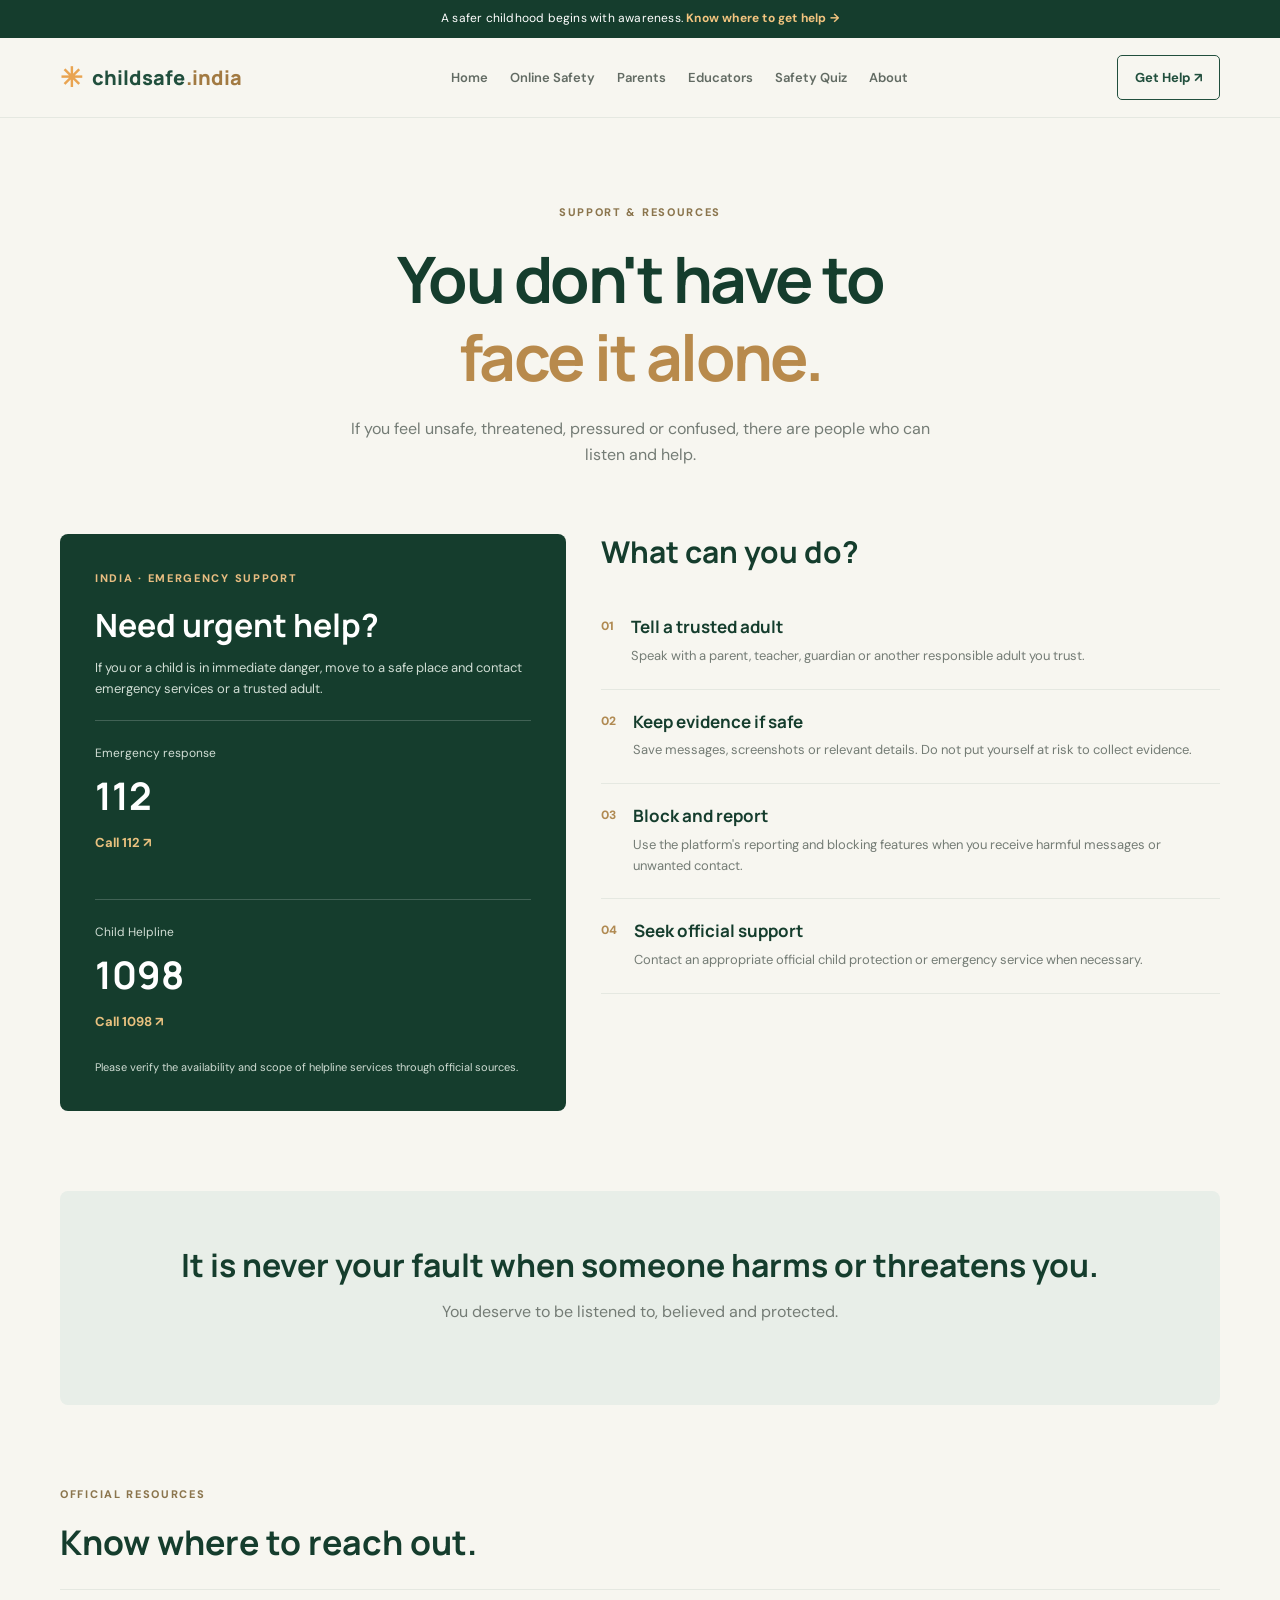
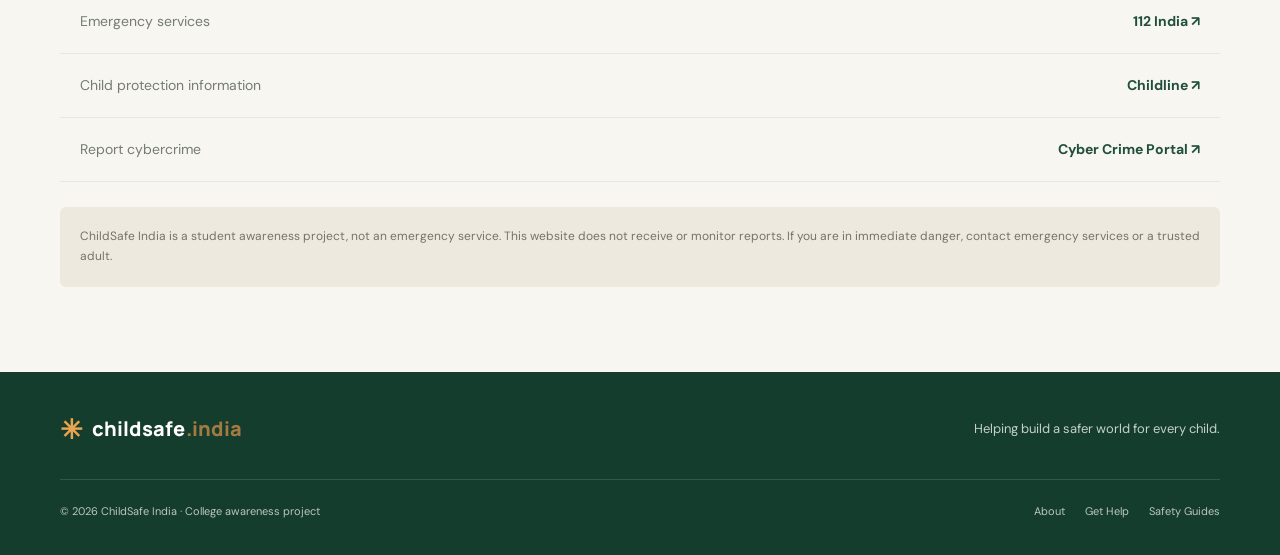
<file: help.html>
<!DOCTYPE html>
<html lang="en">
<head>
<meta charset="UTF-8">
<meta name="viewport" content="width=device-width, initial-scale=1.0">
<title>Get Help | ChildSafe India</title>
<link href="https://fonts.googleapis.com/css2?family=DM+Sans:wght@400;500;600;700&family=Manrope:wght@400;500;600;700;800&display=swap" rel="stylesheet">
<link rel="stylesheet" href="style.css">
</head>
<body>
<div class="announcement">A safer childhood begins with awareness. <a href="help.html">Know where to get help →</a></div>
<header class="navbar">
<a class="brand" href="index.html"><span class="brand-icon">✳</span> childsafe<span class="brand-india">.india</span></a>
<button class="menu-toggle" aria-label="Toggle navigation" aria-expanded="false">☰</button>
<nav class="nav-links"><a href="index.html">Home</a><a href="safety.html">Online Safety</a><a href="parents.html">Parents</a><a href="teachers.html">Educators</a><a href="quiz.html">Safety Quiz</a><a href="about.html">About</a></nav>
<a class="nav-cta" href="help.html">Get Help ↗</a>
</header>

<main>
<section class="page-hero section-wrap">
<span class="eyebrow">SUPPORT & RESOURCES</span>
<h1>You don't have to<br><span>face it alone.</span></h1>
<p>If you feel unsafe, threatened, pressured or confused, there are people who can listen and help.</p>
</section>

<section class="help-main section-wrap">
<div class="help-emergency">
<span class="eyebrow">INDIA · EMERGENCY SUPPORT</span>
<h2>Need urgent help?</h2>
<p>If you or a child is in immediate danger, move to a safe place and contact emergency services or a trusted adult.</p>
<div class="helpline"><span>Emergency response</span><strong>112</strong><a href="tel:112">Call 112 ↗</a></div>
<div class="helpline"><span>Child Helpline</span><strong>1098</strong><a href="tel:1098">Call 1098 ↗</a></div>
<p class="help-small">Please verify the availability and scope of helpline services through official sources.</p>
</div>

<div class="help-instructions">
<h2>What can you do?</h2>
<div class="help-step"><span>01</span><div><h3>Tell a trusted adult</h3><p>Speak with a parent, teacher, guardian or another responsible adult you trust.</p></div></div>
<div class="help-step"><span>02</span><div><h3>Keep evidence if safe</h3><p>Save messages, screenshots or relevant details. Do not put yourself at risk to collect evidence.</p></div></div>
<div class="help-step"><span>03</span><div><h3>Block and report</h3><p>Use the platform's reporting and blocking features when you receive harmful messages or unwanted contact.</p></div></div>
<div class="help-step"><span>04</span><div><h3>Seek official support</h3><p>Contact an appropriate official child protection or emergency service when necessary.</p></div></div>
</div>
</section>

<section class="safety-callout section-wrap">
<h2>It is never your fault when someone harms or threatens you.</h2>
<p>You deserve to be listened to, believed and protected.</p>
</section>

<section class="official-resources section-wrap">
<span class="eyebrow">OFFICIAL RESOURCES</span>
<h2>Know where to reach out.</h2>
<div class="resource-list">
<a href="https://112.gov.in/" target="_blank" rel="noopener noreferrer"><span>Emergency services</span><strong>112 India ↗</strong></a>
<a href="https://www.childlineindia.org/" target="_blank" rel="noopener noreferrer"><span>Child protection information</span><strong>Childline ↗</strong></a>
<a href="https://cybercrime.gov.in/" target="_blank" rel="noopener noreferrer"><span>Report cybercrime</span><strong>Cyber Crime Portal ↗</strong></a>
</div>
<p class="disclaimer">ChildSafe India is a student awareness project, not an emergency service. This website does not receive or monitor reports. If you are in immediate danger, contact emergency services or a trusted adult.</p>
</section>
</main>

<footer class="footer"><div class="footer-top"><a class="brand brand-footer" href="index.html"><span class="brand-icon">✳</span> childsafe<span class="brand-india">.india</span></a><p>Helping build a safer world for every child.</p></div><div class="footer-bottom"><span>© 2026 ChildSafe India · College awareness project</span><div><a href="about.html">About</a><a href="help.html">Get Help</a><a href="safety.html">Safety Guides</a></div></div></footer>
<script src="script.js"></script>
</body>
</html>
</file>
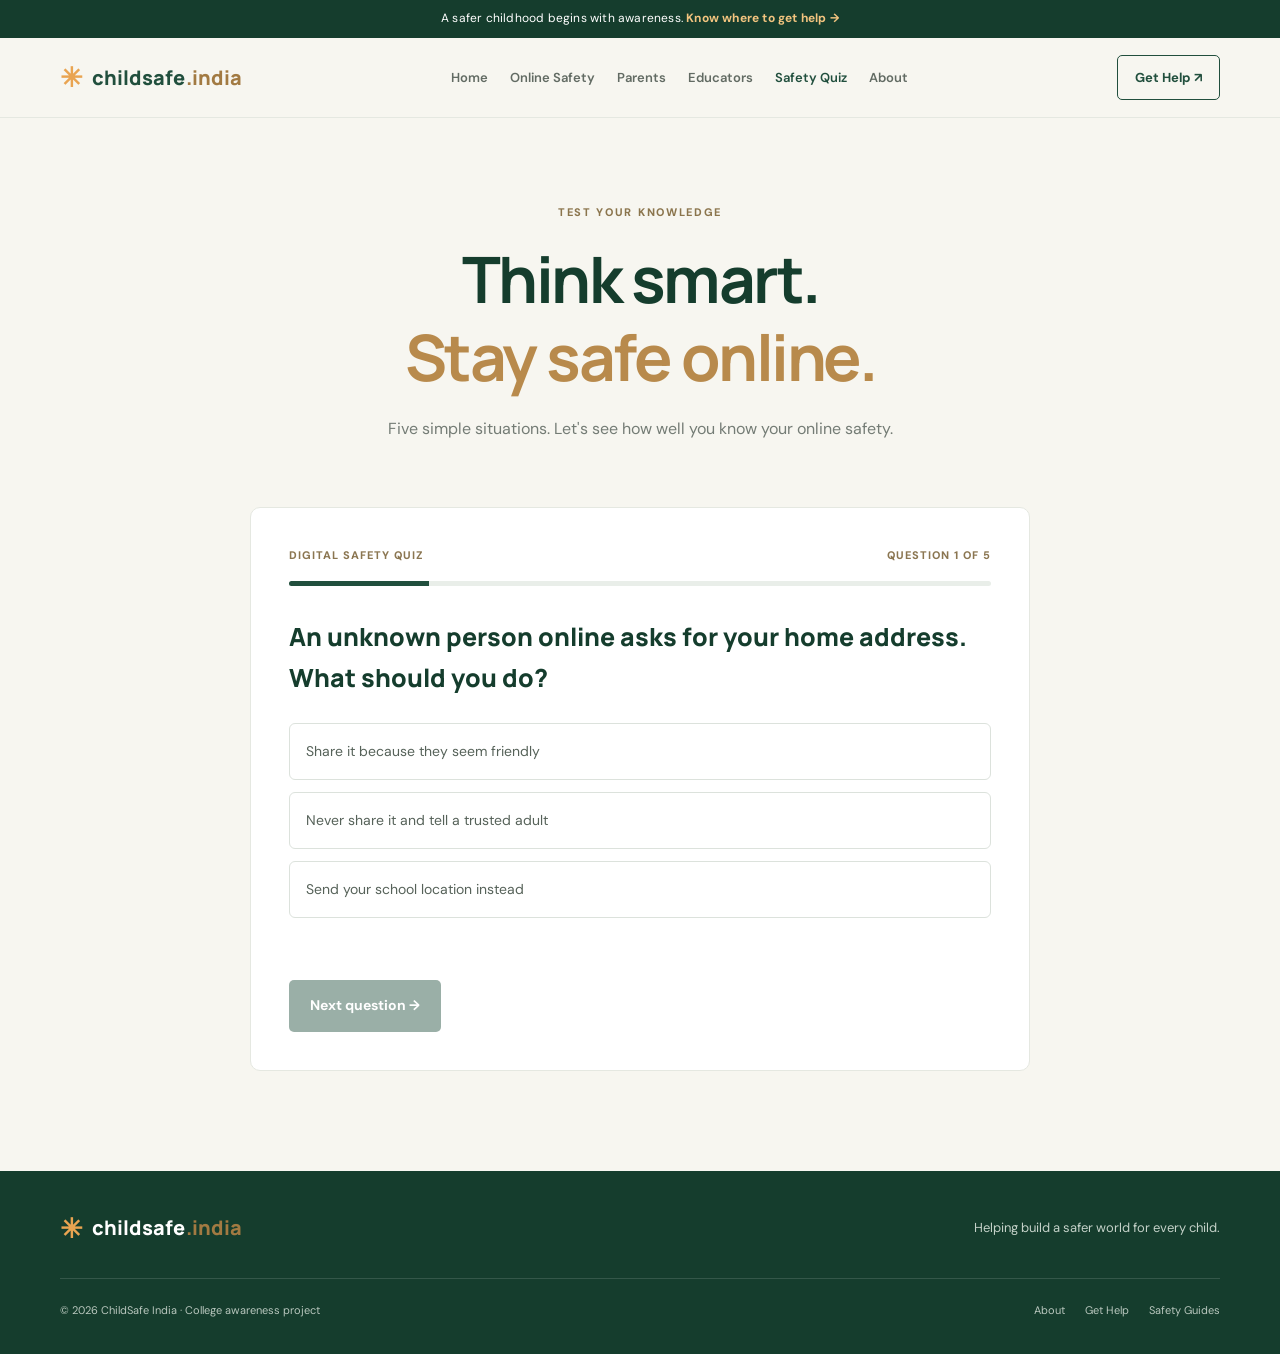
<file: quiz.html>
<!DOCTYPE html>
<html lang="en">
<head>
<meta charset="UTF-8">
<meta name="viewport" content="width=device-width, initial-scale=1.0">
<title>Safety Quiz | ChildSafe India</title>
<link href="https://fonts.googleapis.com/css2?family=DM+Sans:wght@400;500;600;700&family=Manrope:wght@400;500;600;700;800&display=swap" rel="stylesheet">
<link rel="stylesheet" href="style.css">
</head>
<body>
<div class="announcement">A safer childhood begins with awareness. <a href="help.html">Know where to get help →</a></div>
<header class="navbar">
<a class="brand" href="index.html"><span class="brand-icon">✳</span> childsafe<span class="brand-india">.india</span></a>
<button class="menu-toggle" aria-label="Toggle navigation" aria-expanded="false">☰</button>
<nav class="nav-links"><a href="index.html">Home</a><a href="safety.html">Online Safety</a><a href="parents.html">Parents</a><a href="teachers.html">Educators</a><a class="active" href="quiz.html">Safety Quiz</a><a href="about.html">About</a></nav>
<a class="nav-cta" href="help.html">Get Help ↗</a>
</header>

<main>
<section class="page-hero section-wrap quiz-page-heading">
<span class="eyebrow">TEST YOUR KNOWLEDGE</span>
<h1>Think smart.<br><span>Stay safe online.</span></h1>
<p>Five simple situations. Let's see how well you know your online safety.</p>
</section>

<section class="quiz-container section-wrap">
<div class="quiz-box" id="quizBox">
<div class="quiz-top">
<span class="quiz-label">DIGITAL SAFETY QUIZ</span>
<span id="quizProgressText">QUESTION 1 OF 5</span>
</div>
<div class="quiz-progress"><div id="quizProgress"></div></div>
<div id="quizContent">
<div class="quiz-question" id="questionText"></div>
<div class="quiz-options" id="options"></div>
<div class="quiz-feedback" id="feedback"></div>
<button class="btn btn-primary quiz-next" id="nextBtn" disabled>Next question →</button>
</div>
<div id="quizResult" class="quiz-result hidden">
<div class="result-icon">✓</div>
<span class="eyebrow">QUIZ COMPLETED</span>
<h2 id="resultTitle"></h2>
<p id="resultMessage"></p>
<div class="result-score" id="resultScore"></div>
<button class="btn btn-primary" id="restartBtn">Try again ↻</button>
<a class="text-link result-home" href="index.html">Back to home →</a>
</div>
</div>
</section>
</main>

<footer class="footer"><div class="footer-top"><a class="brand brand-footer" href="index.html"><span class="brand-icon">✳</span> childsafe<span class="brand-india">.india</span></a><p>Helping build a safer world for every child.</p></div><div class="footer-bottom"><span>© 2026 ChildSafe India · College awareness project</span><div><a href="about.html">About</a><a href="help.html">Get Help</a><a href="safety.html">Safety Guides</a></div></div></footer>
<script src="script.js"></script>
</body>
</html>
</file>
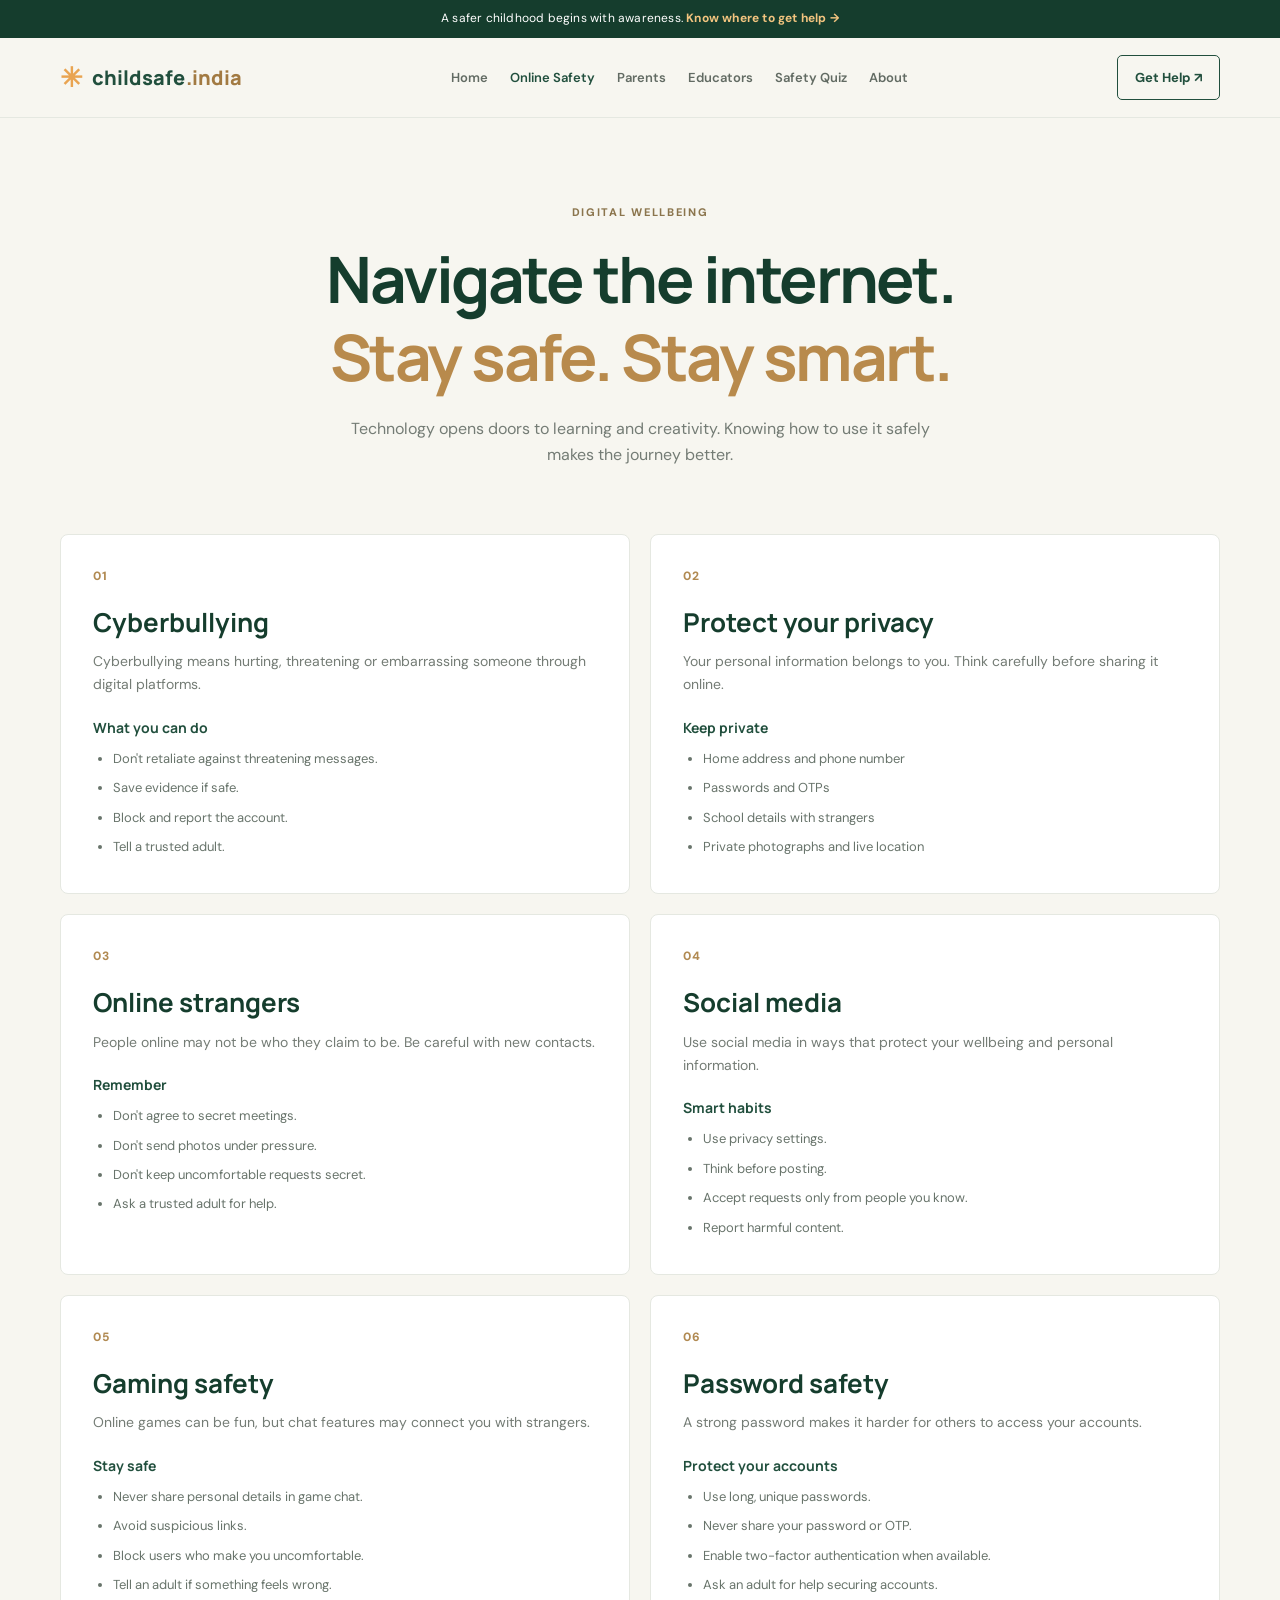
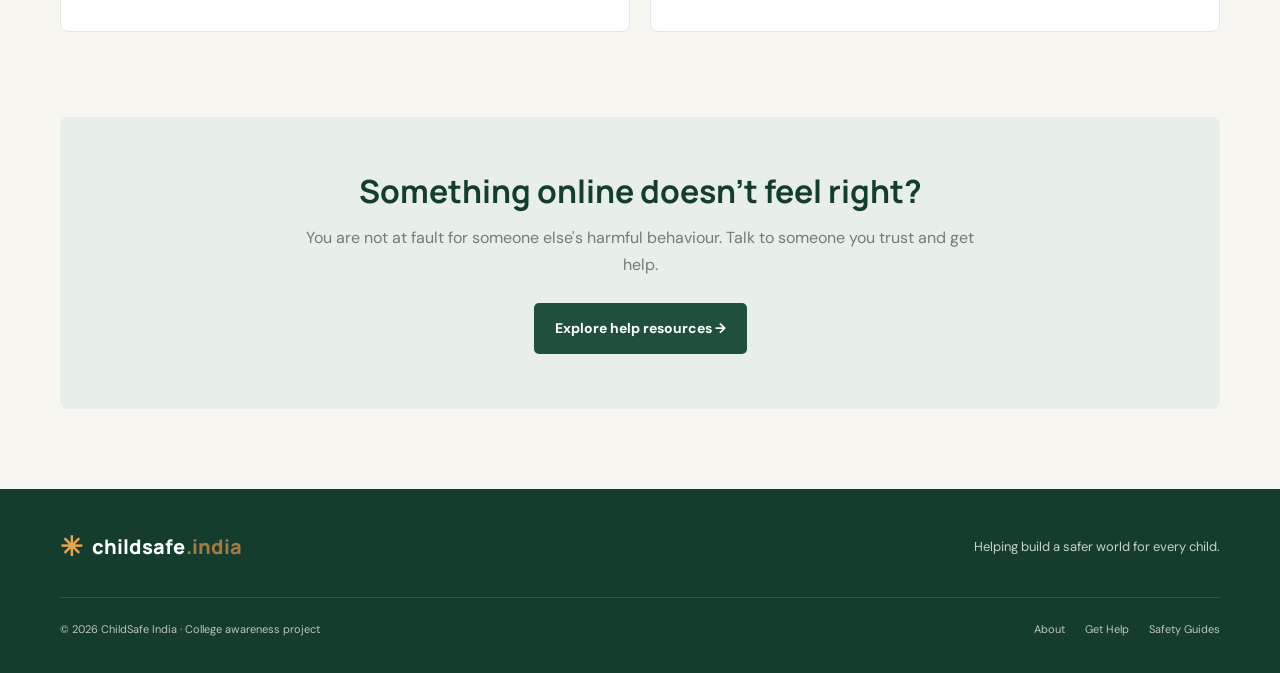
<file: safety.html>
<!DOCTYPE html>
<html lang="en">
<head>
<meta charset="UTF-8">
<meta name="viewport" content="width=device-width, initial-scale=1.0">
<title>Online Safety | ChildSafe India</title>
<link href="https://fonts.googleapis.com/css2?family=DM+Sans:wght@400;500;600;700&family=Manrope:wght@400;500;600;700;800&display=swap" rel="stylesheet">
<link rel="stylesheet" href="style.css">
</head>
<body>
<div class="announcement">A safer childhood begins with awareness. <a href="help.html">Know where to get help →</a></div>
<header class="navbar">
<a class="brand" href="index.html"><span class="brand-icon">✳</span> childsafe<span class="brand-india">.india</span></a>
<button class="menu-toggle" aria-label="Toggle navigation" aria-expanded="false">☰</button>
<nav class="nav-links">
<a href="index.html">Home</a><a class="active" href="safety.html">Online Safety</a><a href="parents.html">Parents</a><a href="teachers.html">Educators</a><a href="quiz.html">Safety Quiz</a><a href="about.html">About</a>
</nav>
<a class="nav-cta" href="help.html">Get Help ↗</a>
</header>

<main>
<section class="page-hero section-wrap">
<span class="eyebrow">DIGITAL WELLBEING</span>
<h1>Navigate the internet.<br><span>Stay safe. Stay smart.</span></h1>
<p>Technology opens doors to learning and creativity. Knowing how to use it safely makes the journey better.</p>
</section>

<section class="guide-grid section-wrap">
<article class="guide-card" id="cyberbullying">
<div class="guide-num">01</div>
<h2>Cyberbullying</h2>
<p>Cyberbullying means hurting, threatening or embarrassing someone through digital platforms.</p>
<h4>What you can do</h4>
<ul><li>Don't retaliate against threatening messages.</li><li>Save evidence if safe.</li><li>Block and report the account.</li><li>Tell a trusted adult.</li></ul>
</article>

<article class="guide-card" id="privacy">
<div class="guide-num">02</div>
<h2>Protect your privacy</h2>
<p>Your personal information belongs to you. Think carefully before sharing it online.</p>
<h4>Keep private</h4>
<ul><li>Home address and phone number</li><li>Passwords and OTPs</li><li>School details with strangers</li><li>Private photographs and live location</li></ul>
</article>

<article class="guide-card" id="strangers">
<div class="guide-num">03</div>
<h2>Online strangers</h2>
<p>People online may not be who they claim to be. Be careful with new contacts.</p>
<h4>Remember</h4>
<ul><li>Don't agree to secret meetings.</li><li>Don't send photos under pressure.</li><li>Don't keep uncomfortable requests secret.</li><li>Ask a trusted adult for help.</li></ul>
</article>

<article class="guide-card" id="social">
<div class="guide-num">04</div>
<h2>Social media</h2>
<p>Use social media in ways that protect your wellbeing and personal information.</p>
<h4>Smart habits</h4>
<ul><li>Use privacy settings.</li><li>Think before posting.</li><li>Accept requests only from people you know.</li><li>Report harmful content.</li></ul>
</article>

<article class="guide-card">
<div class="guide-num">05</div>
<h2>Gaming safety</h2>
<p>Online games can be fun, but chat features may connect you with strangers.</p>
<h4>Stay safe</h4>
<ul><li>Never share personal details in game chat.</li><li>Avoid suspicious links.</li><li>Block users who make you uncomfortable.</li><li>Tell an adult if something feels wrong.</li></ul>
</article>

<article class="guide-card">
<div class="guide-num">06</div>
<h2>Password safety</h2>
<p>A strong password makes it harder for others to access your accounts.</p>
<h4>Protect your accounts</h4>
<ul><li>Use long, unique passwords.</li><li>Never share your password or OTP.</li><li>Enable two-factor authentication when available.</li><li>Ask an adult for help securing accounts.</li></ul>
</article>
</section>

<section class="safety-callout section-wrap">
<h2>Something online doesn't feel right?</h2>
<p>You are not at fault for someone else's harmful behaviour. Talk to someone you trust and get help.</p>
<a href="help.html" class="btn btn-primary">Explore help resources →</a>
</section>
</main>

<footer class="footer">
<div class="footer-top"><a class="brand brand-footer" href="index.html"><span class="brand-icon">✳</span> childsafe<span class="brand-india">.india</span></a><p>Helping build a safer world for every child.</p></div>
<div class="footer-bottom"><span>© 2026 ChildSafe India · College awareness project</span><div><a href="about.html">About</a><a href="help.html">Get Help</a><a href="safety.html">Safety Guides</a></div></div>
</footer>
<script src="script.js"></script>
</body>
</html>
</file>
<file: style.css>
/* ===============================
   CHILDSAFE INDIA - MAIN DESIGN
================================ */

:root {
  --green: #214f3d;
  --green-dark: #153d2d;
  --green-light: #e9f0eb;
  --cream: #f7f6f0;
  --white: #ffffff;
  --orange: #e9a451;
  --text: #24332c;
  --muted: #747c75;
  --border: #e5e8e1;
  --font-heading: 'Manrope', sans-serif;
  --font-body: 'DM Sans', sans-serif;
}

* {
  margin: 0;
  padding: 0;
  box-sizing: border-box;
}

html {
  scroll-behavior: smooth;
}

body {
  background: var(--cream);
  color: var(--text);
  font-family: var(--font-body);
  line-height: 1.65;
}

img {
  width: 100%;
  display: block;
  object-fit: cover;
}

a {
  color: inherit;
  text-decoration: none;
}

button {
  font: inherit;
}

.section-wrap {
  width: min(1160px, calc(100% - 64px));
  margin: 0 auto;
}

/* Announcement bar */

.announcement {
  background: var(--green-dark);
  color: white;
  text-align: center;
  font-size: 12px;
  padding: 9px 15px;
  letter-spacing: 0.2px;
}

.announcement a {
  color: #f2c47f;
  font-weight: 700;
}

/* Navigation */

.navbar {
  min-height: 80px;
  padding: 0 max(32px, calc((100% - 1160px) / 2));
  display: flex;
  align-items: center;
  justify-content: space-between;
  gap: 25px;
  background: var(--cream);
  border-bottom: 1px solid var(--border);
  position: sticky;
  top: 0;
  z-index: 100;
}

.brand {
  display: inline-flex;
  align-items: center;
  gap: 9px;
  font-family: var(--font-heading);
  font-size: 20px;
  font-weight: 800;
  color: var(--green);
  white-space: nowrap;
}

.brand-icon {
  font-size: 27px;
  color: var(--orange);
}

.brand-india {
  color: #a27a42;
  margin-left: -8px;
}

.nav-links {
  display: flex;
  align-items: center;
  gap: 22px;
}

.nav-links a {
  font-size: 13px;
  font-weight: 600;
  color: #626b63;
  transition: 0.2s;
}

.nav-links a:hover,
.nav-links a.active {
  color: var(--green);
}

.nav-cta {
  border: 1px solid var(--green);
  padding: 11px 17px;
  border-radius: 5px;
  color: var(--green);
  font-weight: 700;
  font-size: 13px;
  white-space: nowrap;
  transition: 0.2s;
}

.nav-cta:hover {
  background: var(--green);
  color: white;
}

.menu-toggle {
  display: none;
  border: 0;
  background: none;
  color: var(--green);
  font-size: 24px;
  cursor: pointer;
}

/* Buttons */

.btn {
  display: inline-flex;
  align-items: center;
  justify-content: center;
  gap: 12px;
  padding: 13px 20px;
  font-size: 14px;
  font-weight: 700;
  border-radius: 5px;
  border: 1px solid transparent;
  transition: transform 0.2s, background 0.2s;
  cursor: pointer;
}

.btn:hover {
  transform: translateY(-2px);
}

.btn-primary {
  background: var(--green);
  color: white;
}

.btn-primary:hover {
  background: var(--green-dark);
}

.btn-outline {
  border-color: #ccd4cd;
  color: var(--green);
  background: transparent;
}

.btn-light {
  background: var(--cream);
  color: var(--green);
}

.text-link {
  display: inline-flex;
  gap: 10px;
  align-items: center;
  font-weight: 700;
  font-size: 14px;
  color: var(--green);
}

/* Hero */

.hero {
  display: grid;
  grid-template-columns: 1.05fr 0.95fr;
  gap: 70px;
  align-items: center;
  padding-top: 78px;
  padding-bottom: 82px;
}

.hero-content {
  max-width: 560px;
}

.eyebrow {
  color: #8b754d;
  letter-spacing: 1.7px;
  font-size: 11px;
  font-weight: 800;
  display: block;
  margin-bottom: 19px;
}

.dot {
  width: 7px;
  height: 7px;
  background: var(--orange);
  border-radius: 50%;
  display: inline-block;
  margin-right: 7px;
  vertical-align: middle;
}

h1,
h2,
h3,
h4 {
  font-family: var(--font-heading);
  line-height: 1.22;
}

.hero h1 {
  font-size: clamp(42px, 5vw, 67px);
  letter-spacing: -3px;
  font-weight: 800;
  color: var(--green-dark);
}

.hero h1 span,
.page-hero h1 span,
.intro h2 span,
.section-heading h2 span {
  color: #b88a4c;
}

.hero-description {
  max-width: 490px;
  color: var(--muted);
  font-size: 16px;
  margin-top: 22px;
}

.hero-actions {
  display: flex;
  flex-wrap: wrap;
  gap: 12px;
  margin-top: 29px;
}

.hero-trust {
  display: flex;
  align-items: center;
  gap: 10px;
  margin-top: 30px;
}

.hero-trust p {
  color: var(--muted);
  font-size: 12px;
}

.trust-icon {
  background: var(--green-light);
  color: var(--green);
  width: 25px;
  height: 25px;
  border-radius: 50%;
  display: grid;
  place-items: center;
  font-size: 13px;
}

.hero-image {
  position: relative;
}

.hero-image > img {
  height: 500px;
  border-radius: 9px;
}

.image-note {
  position: absolute;
  left: -28px;
  bottom: 35px;
  background: white;
  box-shadow: 0 12px 35px #1d35231a;
  border-radius: 8px;
  padding: 16px 20px;
  display: flex;
  align-items: center;
  gap: 13px;
}

.note-icon {
  width: 40px;
  height: 40px;
  background: #f7f1e7;
  border-radius: 50%;
  color: #b68c4f;
  display: grid;
  place-items: center;
  font-size: 20px;
}

.image-note strong {
  display: block;
  font-family: var(--font-heading);
  font-size: 13px;
}

.image-note small {
  display: block;
  color: var(--muted);
  font-size: 11px;
}

.hero-image-label {
  position: absolute;
  right: 16px;
  top: 16px;
  padding: 7px 10px;
  background: #153d2dce;
  color: white;
  border-radius: 4px;
  font-size: 9px;
  letter-spacing: 1px;
}

/* Intro */

.intro {
  border-top: 1px solid var(--border);
  border-bottom: 1px solid var(--border);
  padding: 67px 0;
  display: grid;
  grid-template-columns: 1fr 0.8fr;
  gap: 100px;
  align-items: center;
}

.intro h2 {
  font-size: 39px;
  letter-spacing: -1.6px;
  color: var(--green-dark);
}

.intro-text p {
  color: var(--muted);
  margin-bottom: 20px;
}

/* Topics */

.topics {
  padding-top: 86px;
  padding-bottom: 86px;
}

.section-heading {
  display: flex;
  align-items: end;
  justify-content: space-between;
  gap: 25px;
  margin-bottom: 33px;
}

.section-heading h2 {
  font-size: 39px;
  letter-spacing: -1.5px;
  color: var(--green-dark);
}

.topic-grid {
  display: grid;
  grid-template-columns: repeat(4, 1fr);
  gap: 20px;
}

.topic-card {
  background: white;
  border: 1px solid var(--border);
  border-radius: 8px;
  overflow: hidden;
  transition: transform 0.25s, box-shadow 0.25s;
  position: relative;
}

.topic-card:hover {
  transform: translateY(-5px);
  box-shadow: 0 12px 30px #173f2b0d;
}

.topic-card img {
  height: 205px;
}

.topic-body {
  padding: 22px;
  position: relative;
}

.topic-number {
  font-size: 10px;
  font-weight: 800;
  color: #9b835e;
  letter-spacing: 1px;
}

.topic-body h3 {
  font-size: 19px;
  color: var(--green-dark);
  margin: 9px 0;
}

.topic-body p {
  font-size: 13px;
  color: var(--muted);
  padding-right: 7px;
}

.topic-arrow {
  display: inline-block;
  margin-top: 14px;
  color: var(--green);
  font-size: 20px;
}

/* Checklist section */

.check-section {
  background: var(--green-dark);
  color: white;
  padding: 80px 0;
}

.check-layout {
  display: grid;
  grid-template-columns: 1fr 1fr;
  gap: 90px;
  align-items: center;
}

.check-content h2 {
  font-size: 43px;
  letter-spacing: -1.5px;
}

.check-content h2 span {
  color: #e6bd82;
}

.check-content p {
  color: #c7d4cb;
  margin: 20px 0 26px;
  max-width: 420px;
}

.check-section .eyebrow {
  color: #e6bd82;
}

.checklist {
  background: white;
  color: var(--text);
  border-radius: 8px;
  padding: 27px;
}

.checklist-heading {
  display: flex;
  justify-content: space-between;
  font-size: 11px;
  font-weight: 800;
  letter-spacing: 1px;
  margin-bottom: 15px;
}

.checklist-heading span:last-child {
  color: #a17d48;
}

.check-row {
  display: flex;
  align-items: center;
  gap: 11px;
  border-top: 1px solid var(--border);
  padding: 15px 0;
  cursor: pointer;
  font-size: 13px;
  color: #566258;
}

.check-row input {
  position: absolute;
  opacity: 0;
}

.custom-check {
  width: 20px;
  height: 20px;
  border: 1px solid #cfd7d0;
  border-radius: 4px;
  flex-shrink: 0;
}

.check-row input:checked + .custom-check {
  background: var(--green);
  border-color: var(--green);
}

.check-row input:checked + .custom-check::after {
  content: "✓";
  color: white;
  display: block;
  text-align: center;
  line-height: 18px;
}

.check-progress {
  height: 5px;
  background: #edf0eb;
  border-radius: 10px;
  margin-top: 15px;
  overflow: hidden;
}

.check-progress div {
  width: 0;
  height: 100%;
  background: #b99255;
  transition: width 0.3s;
}

.check-message {
  font-size: 11px;
  color: var(--muted);
  margin-top: 10px;
}

/* Parent and teacher */

.support-section {
  padding-top: 85px;
  padding-bottom: 85px;
}

.support-grid {
  display: grid;
  grid-template-columns: 1fr 1fr;
  gap: 25px;
}

.support-card {
  display: grid;
  grid-template-columns: 0.9fr 1.1fr;
  background: white;
  border: 1px solid var(--border);
  border-radius: 8px;
  overflow: hidden;
}

.support-card-image img {
  height: 100%;
  min-height: 330px;
}

.support-card-content {
  padding: 30px 25px;
}

.support-card-content h3 {
  font-size: 26px;
  color: var(--green-dark);
  margin-bottom: 14px;
}

.support-card-content p {
  color: var(--muted);
  font-size: 13px;
  margin-bottom: 20px;
}

/* Quiz banner */

.quiz-banner {
  background: #dfe9e0;
  border-radius: 9px;
  padding: 56px 70px;
  display: flex;
  align-items: center;
  justify-content: space-between;
  overflow: hidden;
  margin-bottom: 80px;
}

.quiz-banner-content {
  max-width: 480px;
}

.quiz-banner h2 {
  font-size: 42px;
  letter-spacing: -1.5px;
  color: var(--green-dark);
}

.quiz-banner p {
  margin: 16px 0 24px;
  color: #68766c;
}

.quiz-decoration {
  display: flex;
  align-items: center;
  justify-content: center;
  width: 290px;
  height: 290px;
  border-radius: 50%;
  border: 1px dashed #8fa796;
}

.quiz-circle {
  display: flex;
  flex-direction: column;
  align-items: center;
  justify-content: center;
  width: 225px;
  height: 225px;
  border-radius: 50%;
  background: var(--green);
  color: white;
  transform: rotate(-8deg);
}

.quiz-circle span {
  color: #e4b975;
  font-size: 10px;
  margin-top: 7px;
}

.quiz-circle strong {
  letter-spacing: 3px;
  font-size: 13px;
}

/* Help strip */

.help-strip {
  display: flex;
  align-items: center;
  gap: 20px;
  padding: 35px 0 60px;
  border-top: 1px solid var(--border);
}

.help-icon {
  width: 55px;
  height: 55px;
  background: #f0e7d7;
  border-radius: 50%;
  color: #96703d;
  display: grid;
  place-items: center;
  font-size: 25px;
  flex-shrink: 0;
}

.help-strip > div:nth-child(2) {
  flex: 1;
}

.help-strip h3 {
  font-size: 21px;
  color: var(--green-dark);
}

.help-strip p {
  color: var(--muted);
  font-size: 13px;
}

/* Footer */

.footer {
  background: #153d2d;
  color: white;
  padding: 35px max(32px, calc((100% - 1160px) / 2));
}

.footer-top {
  display: flex;
  align-items: center;
  justify-content: space-between;
  padding-bottom: 28px;
}

.brand-footer {
  color: white;
}

.footer-top p {
  font-size: 13px;
  color: #c4d1c8;
}

.footer-bottom {
  border-top: 1px solid #ffffff22;
  padding-top: 22px;
  display: flex;
  justify-content: space-between;
  gap: 20px;
  color: #b9c7be;
  font-size: 11px;
}

.footer-bottom div {
  display: flex;
  gap: 20px;
}

.footer a:hover {
  color: #e9bc7d;
}

/* Inner page hero */

.page-hero {
  padding-top: 85px;
  padding-bottom: 65px;
  text-align: center;
  max-width: 860px;
}

.page-hero h1 {
  font-size: clamp(40px, 5vw, 64px);
  letter-spacing: -2.5px;
  color: var(--green-dark);
}

.page-hero p {
  max-width: 600px;
  margin: 20px auto 0;
  color: var(--muted);
  font-size: 16px;
}

/* Guides */

.guide-grid {
  display: grid;
  grid-template-columns: repeat(2, 1fr);
  gap: 20px;
  padding-bottom: 85px;
}

.guide-card {
  background: white;
  border: 1px solid var(--border);
  border-radius: 8px;
  padding: 32px;
}

.guide-num {
  color: #b18a52;
  font-size: 12px;
  font-weight: 800;
  letter-spacing: 1px;
  margin-bottom: 20px;
}

.guide-card h2 {
  font-size: 26px;
  color: var(--green-dark);
  margin-bottom: 12px;
}

.guide-card p {
  color: var(--muted);
  font-size: 14px;
  margin-bottom: 22px;
}

.guide-card h4 {
  color: var(--green);
  margin-bottom: 8px;
  font-size: 14px;
}

.guide-card ul {
  padding-left: 20px;
  color: #68746b;
  font-size: 13px;
}

.guide-card li {
  padding: 4px 0;
}

.safety-callout {
  background: #e8eee8;
  border-radius: 8px;
  padding: 55px 35px;
  text-align: center;
  margin-bottom: 80px;
}

.safety-callout h2 {
  color: var(--green-dark);
  font-size: 32px;
}

.safety-callout p {
  max-width: 680px;
  margin: 14px auto 25px;
  color: var(--muted);
}

/* Parent / teacher feature */

.parent-feature {
  display: grid;
  grid-template-columns: 1fr 1fr;
  gap: 55px;
  align-items: center;
  padding-bottom: 75px;
}

.parent-photo img {
  height: 440px;
  border-radius: 8px;
}

.parent-feature-content h2 {
  font-size: 38px;
  color: var(--green-dark);
  letter-spacing: -1px;
  margin-bottom: 17px;
}

.parent-feature-content p {
  color: var(--muted);
  margin-bottom: 20px;
}

.simple-list {
  list-style: none;
}

.simple-list li {
  padding: 10px 0;
  border-bottom: 1px solid var(--border);
  color: #57645b;
  font-size: 14px;
}

.simple-list li::before {
  content: "✓";
  color: var(--green);
  font-weight: 800;
  margin-right: 12px;
}

/* About */

.about-hero-image {
  padding-bottom: 65px;
}

.about-hero-image img {
  height: 460px;
  border-radius: 8px;
}

.about-values {
  display: grid;
  grid-template-columns: repeat(3, 1fr);
  gap: 25px;
  padding-bottom: 85px;
}

.about-values article {
  border-top: 1px solid #ccd4cd;
  padding-top: 25px;
}

.about-values h2 {
  color: var(--green-dark);
  font-size: 25px;
  margin: 15px 0;
}

.about-values p {
  color: var(--muted);
  font-size: 14px;
}

/* Quiz */

.quiz-container {
  max-width: 780px;
  padding-bottom: 100px;
}

.quiz-box {
  background: white;
  border: 1px solid var(--border);
  border-radius: 10px;
  padding: 38px;
}

.quiz-top {
  display: flex;
  justify-content: space-between;
  gap: 15px;
  font-size: 11px;
  color: #8b7651;
  font-weight: 800;
  letter-spacing: 1px;
  margin-bottom: 16px;
}

.quiz-progress {
  height: 5px;
  background: #e9eee9;
  border-radius: 20px;
  overflow: hidden;
  margin-bottom: 30px;
}

.quiz-progress div {
  height: 100%;
  width: 20%;
  background: var(--green);
  transition: width 0.3s;
}

.quiz-question {
  font-family: var(--font-heading);
  font-weight: 800;
  color: var(--green-dark);
  font-size: 25px;
  margin-bottom: 25px;
}

.quiz-options {
  display: grid;
  gap: 12px;
}

.quiz-option {
  width: 100%;
  text-align: left;
  background: white;
  border: 1px solid #dce2dc;
  border-radius: 6px;
  padding: 16px;
  cursor: pointer;
  color: #566259;
  font-size: 14px;
  transition: 0.2s;
}

.quiz-option:hover:not(:disabled) {
  border-color: var(--green);
  background: #f6f9f6;
}

.quiz-option.correct {
  background: #e6f3e9;
  border-color: #69a67d;
  color: #23583a;
}

.quiz-option.wrong {
  background: #fff0ed;
  border-color: #df9384;
  color: #8a4033;
}

.quiz-option:disabled {
  cursor: default;
}

.quiz-feedback {
  margin-top: 18px;
  font-size: 13px;
  color: var(--green);
  min-height: 24px;
}

.quiz-next {
  margin-top: 20px;
}

.quiz-next:disabled {
  opacity: 0.45;
  cursor: not-allowed;
  transform: none;
}

.quiz-result {
  text-align: center;
  padding: 30px 0;
}

.result-icon {
  width: 65px;
  height: 65px;
  background: var(--green-light);
  color: var(--green);
  display: grid;
  place-items: center;
  border-radius: 50%;
  font-size: 28px;
  margin: 0 auto 20px;
}

.quiz-result h2 {
  font-size: 35px;
  color: var(--green-dark);
}

.quiz-result p {
  color: var(--muted);
  margin: 15px 0;
}

.result-score {
  font-size: 42px;
  color: #b48b4e;
  font-weight: 800;
  font-family: var(--font-heading);
  margin: 20px 0;
}

.result-home {
  display: flex;
  justify-content: center;
  margin-top: 20px;
}

.hidden {
  display: none !important;
}

/* Help page */

.help-main {
  display: grid;
  grid-template-columns: 0.9fr 1.1fr;
  gap: 35px;
  padding-bottom: 80px;
}

.help-emergency {
  background: var(--green-dark);
  color: white;
  padding: 35px;
  border-radius: 8px;
}

.help-emergency h2 {
  font-size: 32px;
  margin-bottom: 12px;
}

.help-emergency p {
  color: #d0ddd4;
  font-size: 13px;
}

.help-emergency .eyebrow {
  color: #e8bd81;
}

.helpline {
  border-top: 1px solid #ffffff30;
  padding: 23px 0;
  margin-top: 20px;
}

.helpline span {
  display: block;
  color: #d0ddd4;
  font-size: 12px;
}

.helpline strong {
  display: block;
  font-size: 38px;
  font-family: var(--font-heading);
}

.helpline a {
  display: inline-block;
  color: #e9c17f;
  font-size: 13px;
  font-weight: 700;
  margin-top: 6px;
}

.help-small {
  font-size: 11px !important;
}

.help-instructions h2 {
  color: var(--green-dark);
  font-size: 30px;
  margin-bottom: 25px;
}

.help-step {
  display: flex;
  gap: 17px;
  padding: 22px 0;
  border-bottom: 1px solid var(--border);
}

.help-step > span {
  color: #b08a52;
  font-weight: 800;
  font-size: 12px;
}

.help-step h3 {
  color: var(--green-dark);
  font-size: 17px;
}

.help-step p {
  color: var(--muted);
  font-size: 13px;
  margin-top: 7px;
}

.official-resources {
  padding-bottom: 85px;
}

.official-resources h2 {
  color: var(--green-dark);
  font-size: 34px;
  margin-bottom: 25px;
}

.resource-list {
  border-top: 1px solid var(--border);
}

.resource-list a {
  display: flex;
  align-items: center;
  justify-content: space-between;
  padding: 20px;
  border-bottom: 1px solid var(--border);
  gap: 15px;
}

.resource-list a span {
  color: var(--muted);
  font-size: 14px;
}

.resource-list a strong {
  color: var(--green);
  font-size: 14px;
}

.disclaimer {
  background: #eee9df;
  padding: 20px;
  margin-top: 25px;
  border-radius: 6px;
  color: #777267;
  font-size: 12px;
}

/* Responsive */

@media (max-width: 1050px) {
  .navbar {
    padding: 0 25px;
  }

  .nav-links {
    gap: 12px;
  }

  .nav-links a {
    font-size: 11px;
  }

  .hero {
    gap: 40px;
  }

  .topic-grid {
    grid-template-columns: repeat(2, 1fr);
  }

  .support-grid {
    grid-template-columns: 1fr;
  }
}

@media (max-width: 760px) {
  .section-wrap {
    width: calc(100% - 38px);
  }

  .navbar {
    min-height: 70px;
    padding: 0 19px;
  }

  .menu-toggle {
    display: block;
  }

  .nav-cta {
    display: none;
  }

  .nav-links {
    display: none;
    position: absolute;
    top: 70px;
    left: 0;
    right: 0;
    background: var(--cream);
    border-bottom: 1px solid var(--border);
    padding: 20px;
    flex-direction: column;
    align-items: stretch;
    gap: 0;
  }

  .nav-links.open {
    display: flex;
  }

  .nav-links a {
    padding: 13px 0;
    font-size: 14px;
    border-bottom: 1px solid var(--border);
  }

  .announcement {
    font-size: 10px;
  }

  .hero {
    grid-template-columns: 1fr;
    padding-top: 48px;
    padding-bottom: 52px;
    gap: 35px;
  }

  .hero h1 {
    font-size: 47px;
    letter-spacing: -2px;
  }

  .hero-image > img {
    height: 350px;
  }

  .image-note {
    left: 10px;
    bottom: 15px;
  }

  .intro {
    grid-template-columns: 1fr;
    gap: 25px;
    padding: 45px 0;
  }

  .intro h2,
  .section-heading h2 {
    font-size: 32px;
  }

  .topics {
    padding-top: 55px;
    padding-bottom: 55px;
  }

  .section-heading {
    align-items: flex-start;
    flex-direction: column;
  }

  .topic-grid {
    grid-template-columns: 1fr;
  }

  .topic-card img {
    height: 230px;
  }

  .check-layout {
    grid-template-columns: 1fr;
    gap: 35px;
  }

  .check-content h2 {
    font-size: 35px;
  }

  .check-section {
    padding: 55px 0;
  }

  .support-section {
    padding: 55px 0;
  }

  .support-grid {
    grid-template-columns: 1fr;
  }

  .support-card {
    grid-template-columns: 1fr;
  }

  .support-card-image img {
    height: 230px;
    min-height: 0;
  }

  .quiz-banner {
    padding: 35px 25px;
    margin-bottom: 50px;
  }

  .quiz-banner h2 {
    font-size: 34px;
  }

  .quiz-decoration {
    display: none;
  }

  .help-strip {
    flex-wrap: wrap;
    padding-bottom: 45px;
  }

  .help-strip .btn {
    width: 100%;
  }

  .footer {
    padding: 30px 20px;
  }

  .footer-top,
  .footer-bottom {
    flex-direction: column;
    align-items: flex-start;
    gap: 17px;
  }

  .footer-bottom div {
    flex-wrap: wrap;
  }

  .page-hero {
    padding-top: 55px;
    padding-bottom: 45px;
  }

  .page-hero h1 {
    font-size: 42px;
    letter-spacing: -1.8px;
  }

  .guide-grid {
    grid-template-columns: 1fr;
    padding-bottom: 55px;
  }

  .guide-card {
    padding: 25px;
  }

  .parent-feature {
    grid-template-columns: 1fr;
    gap: 30px;
    padding-bottom: 55px;
  }

  .parent-photo img {
    height: 300px;
  }

  .parent-feature-content h2 {
    font-size: 31px;
  }

  .about-hero-image {
    padding-bottom: 40px;
  }

  .about-hero-image img {
    height: 300px;
  }

  .about-values {
    grid-template-columns: 1fr;
    gap: 25px;
    padding-bottom: 55px;
  }

  .quiz-container {
    padding-bottom: 60px;
  }

  .quiz-box {
    padding: 23px;
  }

  .quiz-top {
    font-size: 9px;
  }

  .quiz-question {
    font-size: 22px;
  }

  .quiz-option {
    padding: 13px;
  }

  .help-main {
    grid-template-columns: 1fr;
    gap: 25px;
    padding-bottom: 55px;
  }

  .help-emergency {
    padding: 27px;
  }

  .help-instructions h2 {
    font-size: 26px;
  }

  .official-resources {
    padding-bottom: 55px;
  }

  .official-resources h2 {
    font-size: 29px;
  }

  .resource-list a {
    padding: 16px 7px;
  }

  .resource-list a span,
  .resource-list a strong {
    font-size: 12px;
  }

  .safety-callout {
    padding: 40px 22px;
    margin-bottom: 55px;
  }

  .safety-callout h2 {
    font-size: 26px;
  }
}

@media (max-width: 390px) {
  .brand {
    font-size: 17px;
  }

  .hero h1 {
    font-size: 39px;
  }

  .hero-actions .btn {
    width: 100%;
  }

  .checklist {
    padding: 18px;
  }
}
</file>
